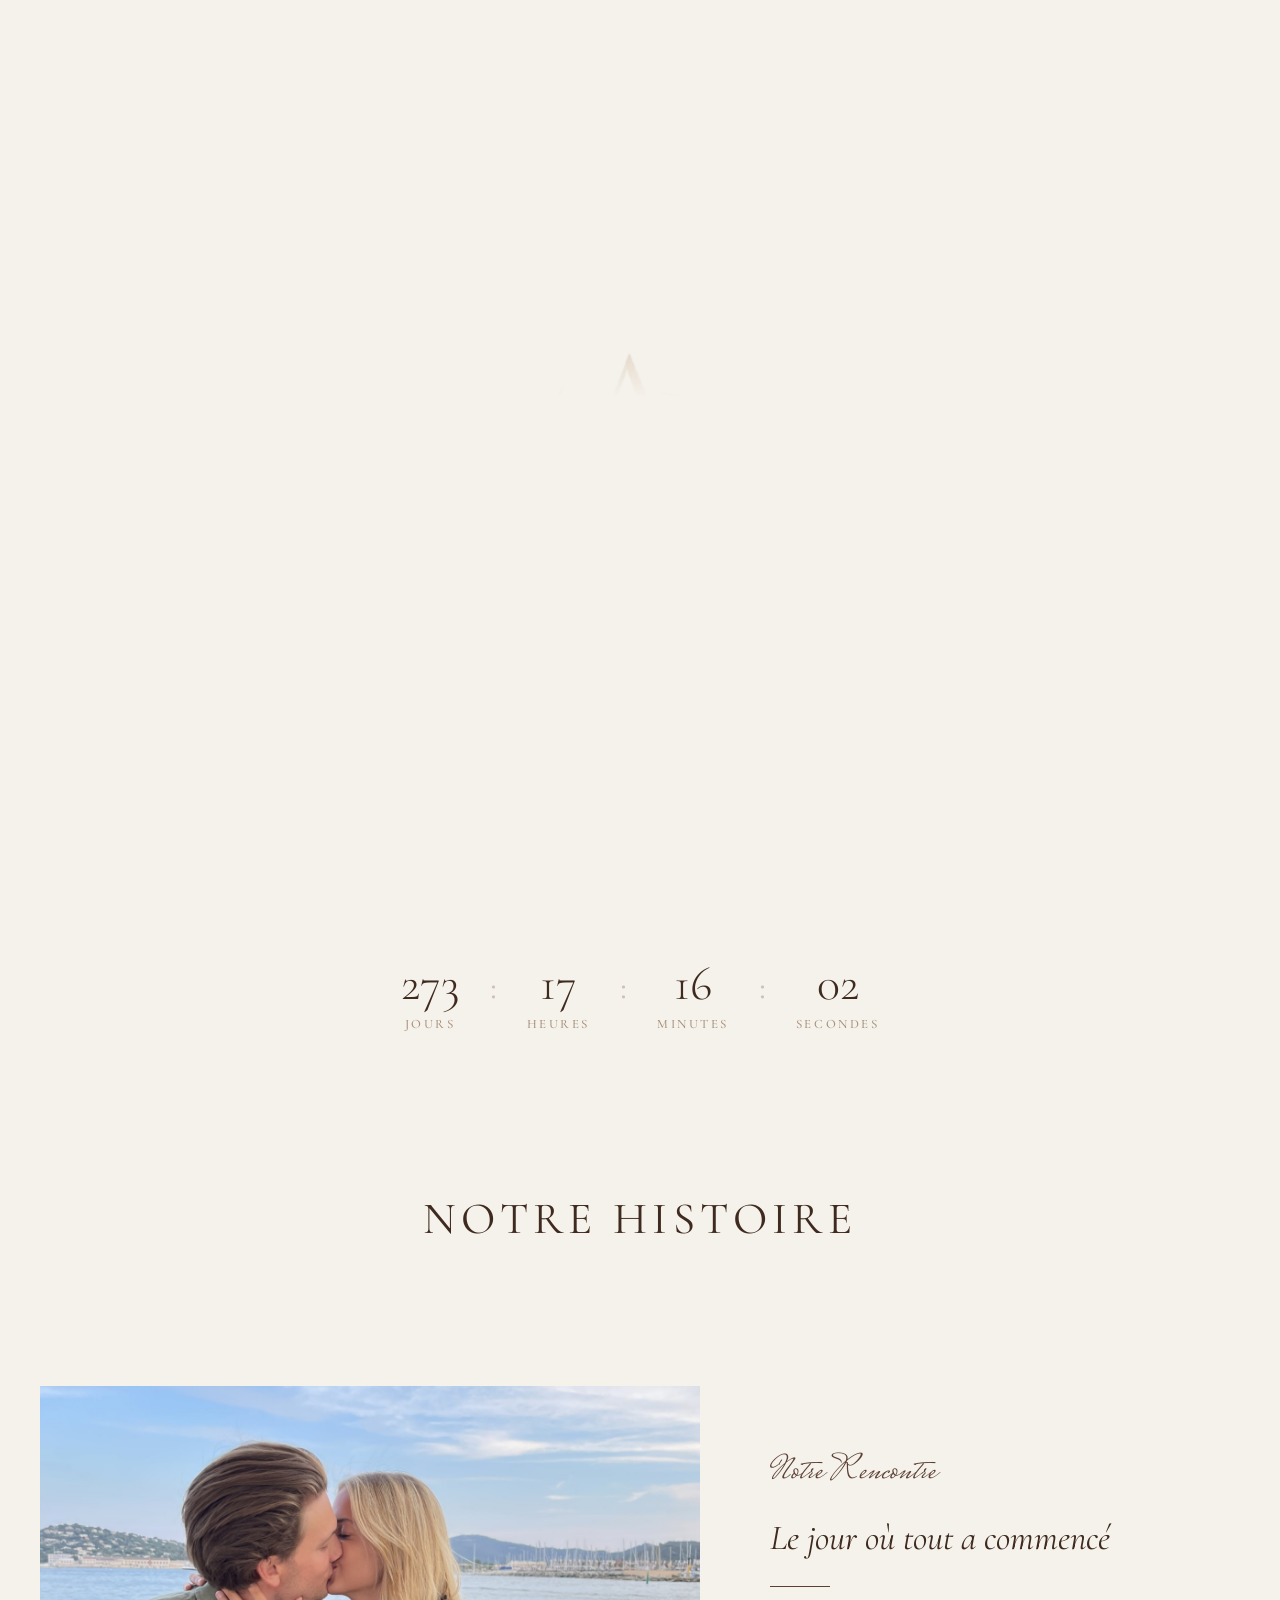
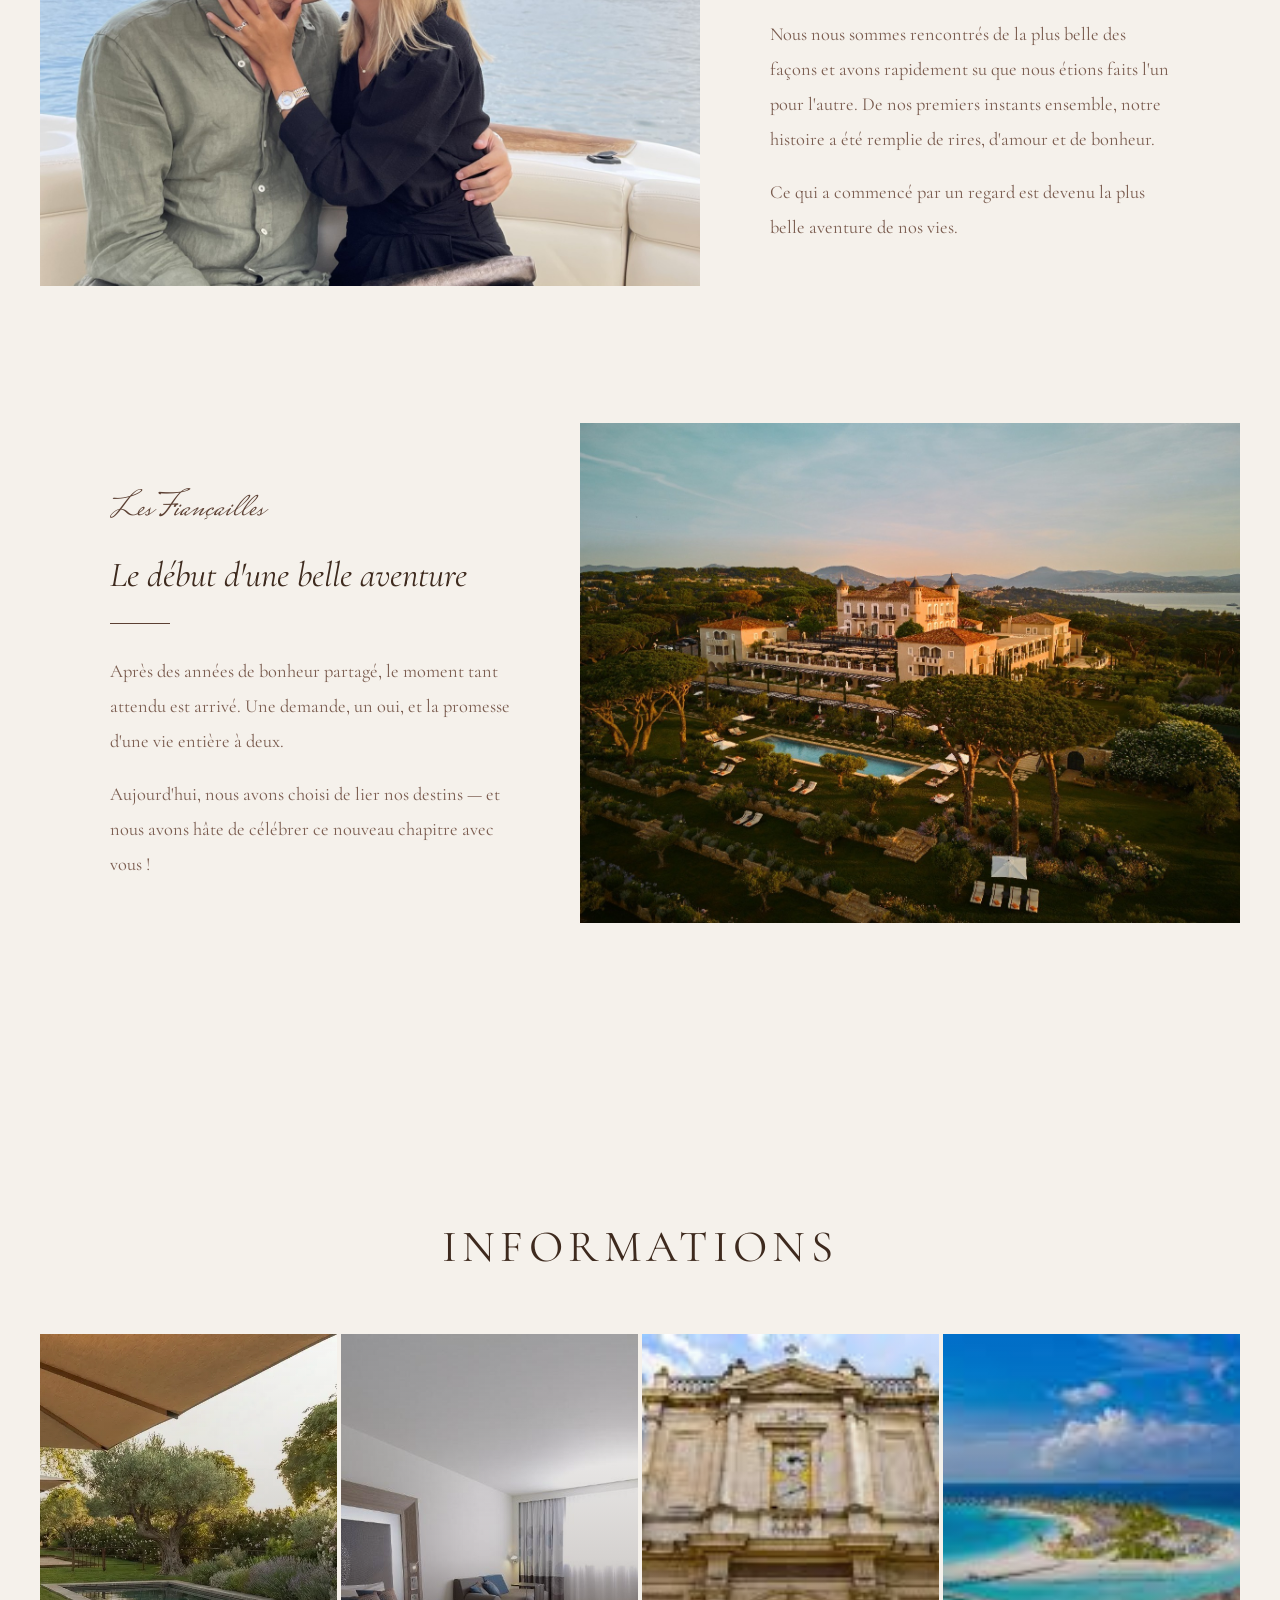
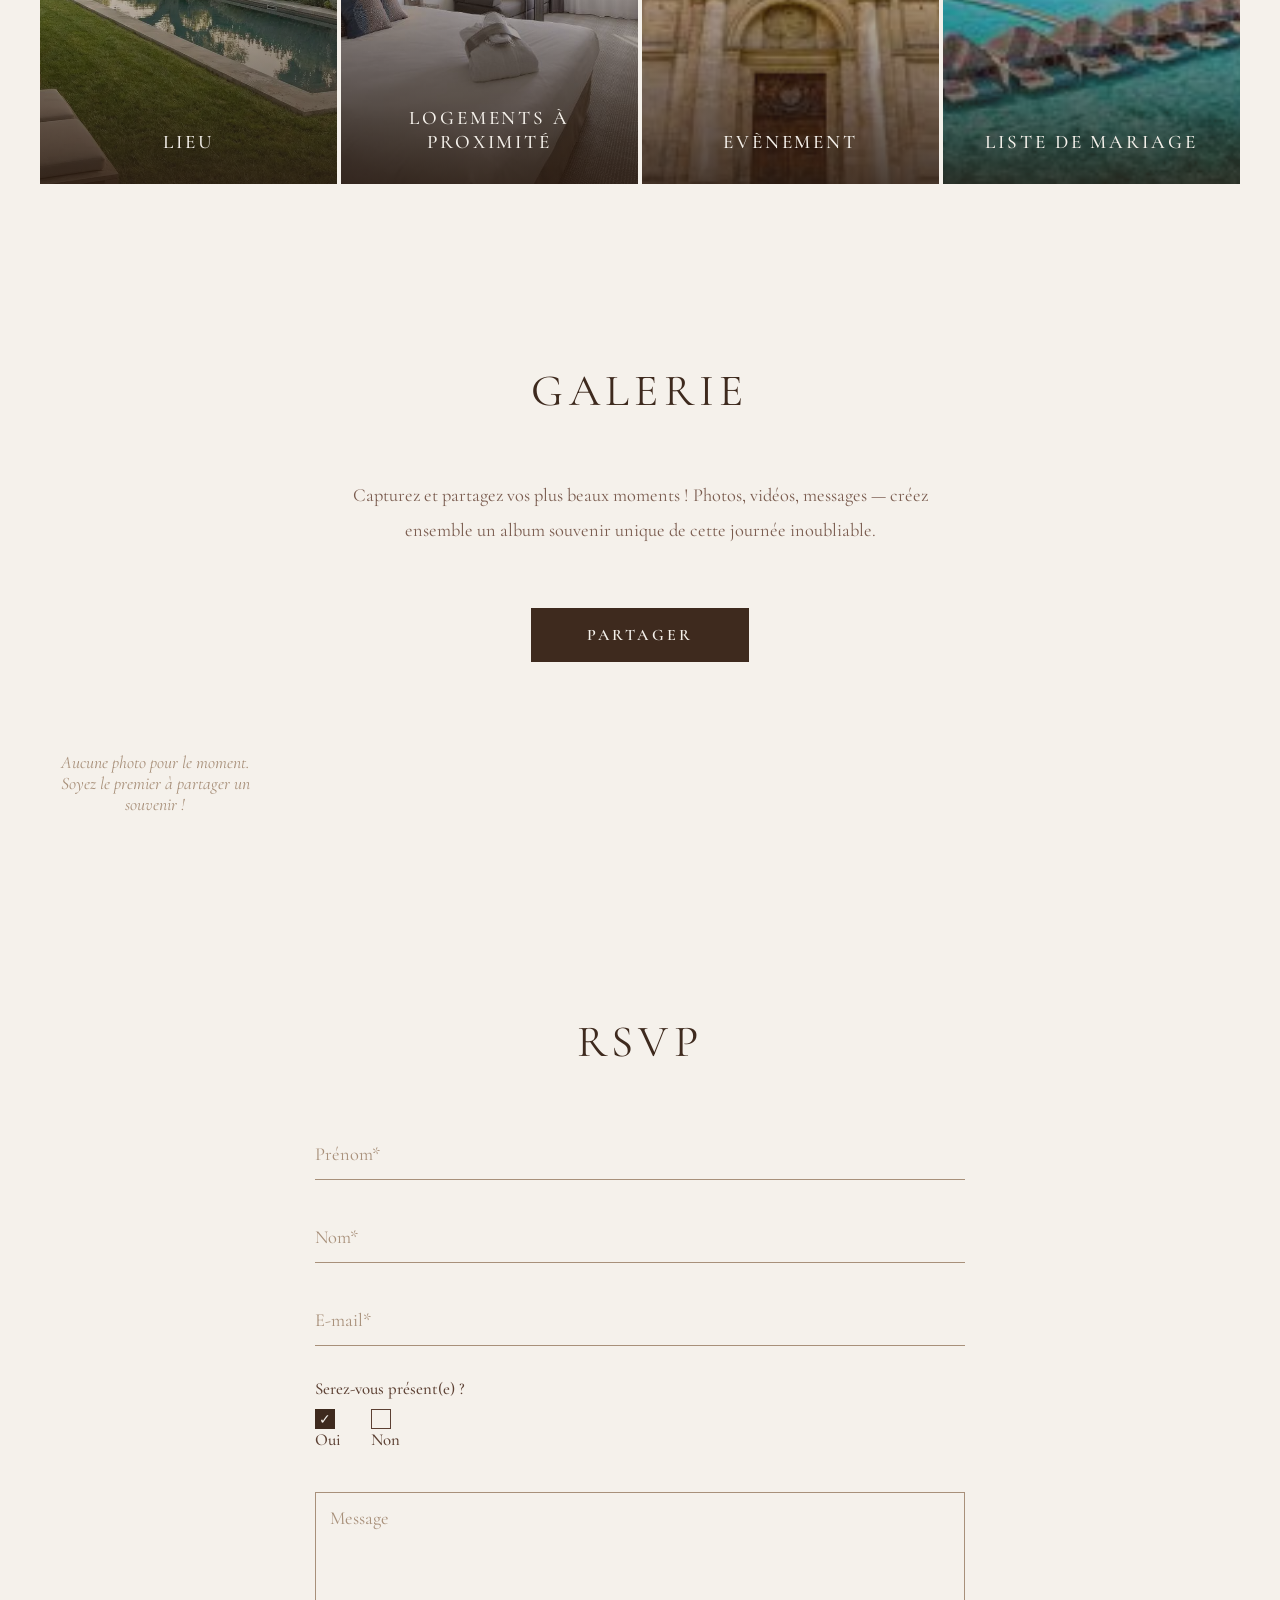
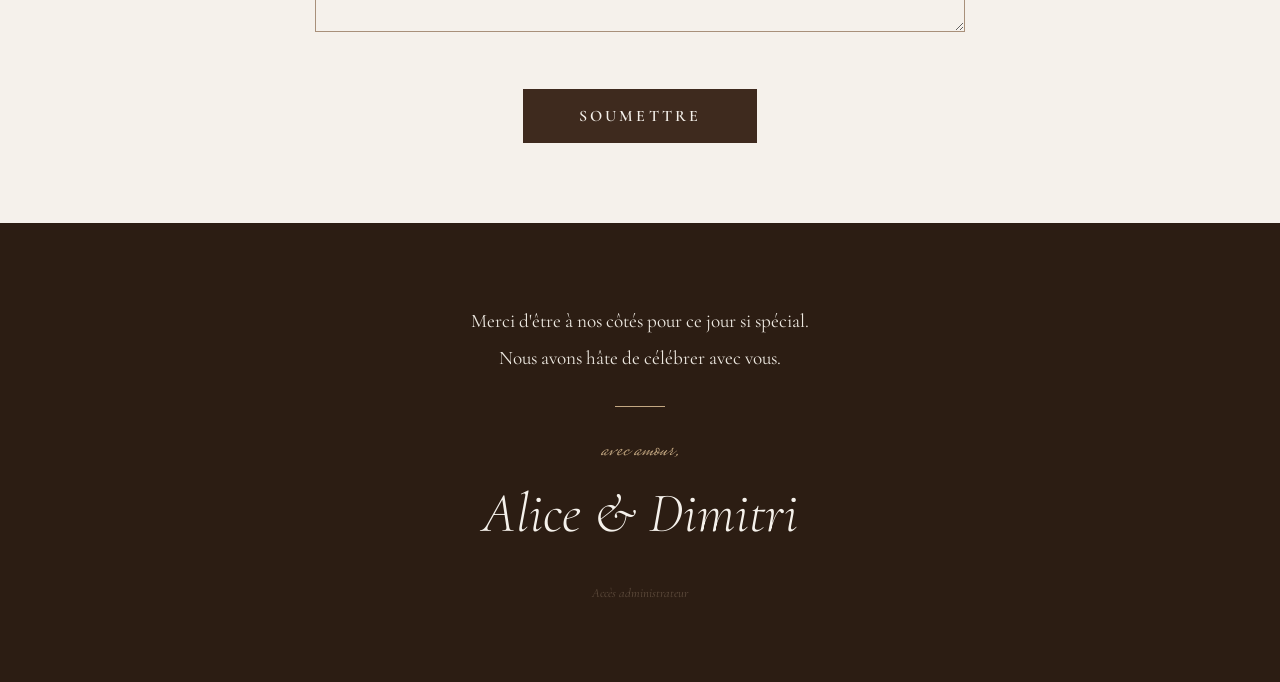
<file: index.html>
<!DOCTYPE html>
<html lang="fr">
<head>
    <meta charset="UTF-8">
    <meta name="viewport" content="width=device-width, initial-scale=1.0">
    <title>Alice & Dimitri - 04 Septembre 2027</title>
    <link rel="preconnect" href="https://fonts.googleapis.com">
    <link rel="preconnect" href="https://fonts.gstatic.com" crossorigin>
    <link href="https://fonts.googleapis.com/css2?family=Cormorant+Garamond:ital,wght@0,300;0,400;0,500;0,600;0,700;1,300;1,400;1,500&family=Playfair+Display+SC:wght@400;700&family=Playfair+Display:ital,wght@0,400;0,500;0,600;0,700;1,400;1,500&family=Mrs+Saint+Delafield&display=swap" rel="stylesheet">
    <link rel="stylesheet" href="style.css">
</head>
<body>
    <!-- ========== SPLASH SCREEN ========== -->
    <div id="splash-screen" class="splash">
        <div class="splash-logo-container">
            <img src="Logo_Beige-removebg-preview.png" alt="A&D" class="splash-logo-img" id="splash-logo">
        </div>
    </div>

    <!-- ========== PAGE PRINCIPALE ========== -->
    <div id="page-welcome" class="page active">

        <!-- HERO with venue background + navbar integrated -->
        <header id="hero-top" class="hero-full">
            <div class="hero-bg-image"></div>
            <div class="hero-bg-overlay"></div>
            <!-- NAVBAR inside hero -->
            <nav class="navbar">
                <div class="nav-logo-row">
                    <div class="nav-line-side"></div>
                    <a href="#" class="nav-logo">
                        <img src="Logo_Beige-removebg-preview.png?v=6" alt="A&D">
                    </a>
                    <div class="nav-line-side"></div>
                </div>
                <div class="nav-links">
                    <a href="#hero-top">Home</a>
                    <a href="#histoire">Notre Histoire</a>
                    <a href="#informations">Informations</a>
                    <a href="#galerie">Galerie</a>
                    <a href="#rsvp">RSVP</a>
                </div>
            </nav>
            <div class="hero-overlay">
                <p class="hero-small-text">Mariage</p>
                <h1 class="hero-title">Alice <span class="hero-and">&</span> Dimitri</h1>
                <p class="hero-date">04.09.2027</p>
            </div>
        </header>

        <!-- SECTION COUNTDOWN BANNER -->
        <section class="section-countdown-banner">
            <div class="countdown-banner">
                <div class="countdown-banner-item">
                    <span class="countdown-banner-number" id="days-inline">000</span>
                    <span class="countdown-banner-label">Jours</span>
                </div>
                <span class="countdown-banner-sep">:</span>
                <div class="countdown-banner-item">
                    <span class="countdown-banner-number" id="hours-inline">00</span>
                    <span class="countdown-banner-label">Heures</span>
                </div>
                <span class="countdown-banner-sep">:</span>
                <div class="countdown-banner-item">
                    <span class="countdown-banner-number" id="minutes-inline">00</span>
                    <span class="countdown-banner-label">Minutes</span>
                </div>
                <span class="countdown-banner-sep">:</span>
                <div class="countdown-banner-item">
                    <span class="countdown-banner-number" id="seconds-inline">00</span>
                    <span class="countdown-banner-label">Secondes</span>
                </div>
            </div>
        </section>

        <!-- SECTION NOTRE HISTOIRE -->
        <section id="histoire" class="section-histoire">
            <div class="histoire-header">
                <h2 class="section-title">Notre Histoire</h2>
            </div>

            <!-- Notre Rencontre -->
            <div class="histoire-block">
                <div class="histoire-image">
                    <img src="Photo de notre rencontre.jpg" alt="Notre rencontre">
                </div>
                <div class="histoire-text">
                    <p class="script-label">Notre Rencontre</p>
                    <h3>Le jour où tout a commencé</h3>
                    <div class="separator"></div>
                    <p class="body-text">Nous nous sommes rencontrés de la plus belle des façons et avons rapidement su que nous étions faits l'un pour l'autre. De nos premiers instants ensemble, notre histoire a été remplie de rires, d'amour et de bonheur.</p>
                    <p class="body-text">Ce qui a commencé par un regard est devenu la plus belle aventure de nos vies.</p>
                </div>
            </div>

            <!-- Les Fiançailles -->
            <div class="histoire-block reverse">
                <div class="histoire-text">
                    <p class="script-label">Les Fiançailles</p>
                    <h3>Le début d'une belle aventure</h3>
                    <div class="separator"></div>
                    <p class="body-text">Après des années de bonheur partagé, le moment tant attendu est arrivé. Une demande, un oui, et la promesse d'une vie entière à deux.</p>
                    <p class="body-text">Aujourd'hui, nous avons choisi de lier nos destins — et nous avons hâte de célébrer ce nouveau chapitre avec vous !</p>
                </div>
                <div class="histoire-image">
                    <img src="Photo de fiancailles.jpg" alt="Les fiançailles">
                </div>
            </div>
        </section>

        <!-- SECTION INFORMATIONS / DETAILS -->
        <section id="informations" class="section-informations">
            <h2 class="section-title">Informations</h2>
            <div class="info-gallery">
                <div class="info-gallery-item" onclick="alert('Prochainement')">
                    <img src="Le Lieu.webp" alt="Lieu">
                    <div class="info-gallery-overlay">
                        <h3>Lieu</h3>
                    </div>
                </div>
                <div class="info-gallery-item" onclick="alert('Prochainement')">
                    <img src="Les Logements.jpg" alt="Logements à Proximité">
                    <div class="info-gallery-overlay">
                        <h3>Logements à Proximité</h3>
                    </div>
                </div>
                <div class="info-gallery-item" onclick="alert('Prochainement')">
                    <img src="Eglise.jpg" alt="Evènement">
                    <div class="info-gallery-overlay">
                        <h3>Evènement</h3>
                    </div>
                </div>
                <div class="info-gallery-item" onclick="alert('Prochainement')">
                    <img src="Voyage.jpg" alt="Liste de Mariage">
                    <div class="info-gallery-overlay">
                        <h3>Liste de Mariage</h3>
                    </div>
                </div>
            </div>
        </section>

        <!-- SECTION GALERIE -->
        <section id="galerie" class="section-galerie">
            <h2 class="section-title">Galerie</h2>
            <p class="body-text" style="text-align:center; max-width:600px; margin:0 auto 40px;">Capturez et partagez vos plus beaux moments ! Photos, vidéos, messages — créez ensemble un album souvenir unique de cette journée inoubliable.</p>
            <div class="galerie-upload">
                <label for="photo-upload" class="btn-submit" style="cursor:pointer;">Partager</label>
                <input type="file" id="photo-upload" accept="image/*,video/*" style="display:none;" onchange="addPhoto(this)">
            </div>
            <div class="galerie-grid" id="galerie-grid"></div>
        </section>

        <!-- SECTION RSVP - Airelles style -->
        <section id="rsvp" class="section-rsvp">
            <div class="rsvp-container">
                <h2 class="section-title" style="text-align:center;">RSVP</h2>
                <form id="rsvp-form">
                    <div class="form-group">
                        <input type="text" id="guest-firstname" required placeholder="Prénom*">
                    </div>
                    <div class="form-group">
                        <input type="text" id="guest-name" required placeholder="Nom*">
                    </div>
                    <div class="form-group">
                        <input type="email" id="guest-email" required placeholder="E-mail*">
                    </div>
                    <div class="form-group">
                        <label>Serez-vous présent(e) ?</label>
                        <div class="checkbox-group">
                            <label class="check-label">
                                <input type="radio" name="attending" value="yes" checked>
                                <span class="checkmark"></span>
                                <span>Oui</span>
                            </label>
                            <label class="check-label">
                                <input type="radio" name="attending" value="no">
                                <span class="checkmark"></span>
                                <span>Non</span>
                            </label>
                        </div>
                    </div>
                    <div class="form-group">
                        <textarea id="guest-message" placeholder="Message" rows="5"></textarea>
                    </div>
                    <div style="text-align:center;">
                        <button type="submit" class="btn-submit">Soumettre</button>
                    </div>
                </form>
            </div>
        </section>

        <!-- FOOTER -->
        <footer class="site-footer">
            <p class="footer-thanks">Merci d'être à nos côtés pour ce jour si spécial.<br>Nous avons hâte de célébrer avec vous.</p>
            <div class="footer-divider"></div>
            <p class="footer-label">avec amour,</p>
            <p class="footer-names">Alice & Dimitri</p>
            <p class="admin-link">
                <a href="#" id="show-admin">Accès administrateur</a>
            </p>
        </footer>
    </div>

    <!-- ========== PAGE CONFIRMATION (en attente) ========== -->
    <div id="page-pending" class="page">
        <header class="hero-mini">
            <img src="Logo_Beige-removebg-preview.png" alt="A&D" class="hero-mini-logo">
            <h1 class="hero-mini-names">Alice & Dimitri</h1>
        </header>
        <section class="message-section">
            <div class="status-icon">&#9202;</div>
            <h2>Merci pour votre inscription !</h2>
            <p class="message-text">Votre demande a bien été enregistrée.<br>Vous recevrez une confirmation prochainement.</p>
            <p class="guest-info" id="pending-info"></p>
            <button class="btn-outline" id="btn-back-home">Retour</button>
        </section>
    </div>

    <!-- ========== PAGE COUNTDOWN (validé) ========== -->
    <div id="page-countdown" class="page">
        <header class="hero-mini">
            <img src="Logo_Beige-removebg-preview.png" alt="A&D" class="hero-mini-logo">
            <h1 class="hero-mini-names">Alice & Dimitri</h1>
        </header>
        <section class="countdown-section">
            <h2>Le grand jour approche</h2>
            <div class="countdown" id="countdown">
                <div class="countdown-item">
                    <span class="countdown-number" id="days">000</span>
                    <span class="countdown-label">Jours</span>
                </div>
                <div class="countdown-item">
                    <span class="countdown-number" id="hours">00</span>
                    <span class="countdown-label">Heures</span>
                </div>
                <div class="countdown-item">
                    <span class="countdown-number" id="minutes">00</span>
                    <span class="countdown-label">Minutes</span>
                </div>
                <div class="countdown-item">
                    <span class="countdown-number" id="seconds">00</span>
                    <span class="countdown-label">Secondes</span>
                </div>
            </div>
            <p class="welcome-message" id="welcome-message"></p>
        </section>
    </div>

    <!-- ========== PAGE REFUSÉ ========== -->
    <div id="page-refused" class="page">
        <header class="hero-mini">
            <img src="Logo_Beige-removebg-preview.png" alt="A&D" class="hero-mini-logo">
            <h1 class="hero-mini-names">Alice & Dimitri</h1>
        </header>
        <section class="message-section">
            <div class="status-icon refused">&#10005;</div>
            <h2>Inscription non validée</h2>
            <p class="message-text">Nous sommes désolés, votre inscription n'a pas pu être validée.</p>
            <button class="btn-submit" id="btn-back-countdown">Voir le compte à rebours</button>
        </section>
    </div>

    <!-- ========== PAGE ADMIN ========== -->
    <div id="page-admin-login" class="page">
        <header class="hero-mini">
            <img src="Logo_Beige-removebg-preview.png" alt="A&D" class="hero-mini-logo">
            <h1 class="hero-mini-names">Alice & Dimitri</h1>
            <p class="hero-mini-sub">Administration</p>
        </header>
        <section class="admin-login-section">
            <form id="admin-login-form">
                <div class="form-group">
                    <label for="admin-password">Mot de passe administrateur</label>
                    <input type="password" id="admin-password" required placeholder="Mot de passe">
                </div>
                <button type="submit" class="btn-submit">Connexion</button>
            </form>
            <button class="btn-outline" id="btn-admin-back">Retour</button>
        </section>
    </div>

    <div id="page-admin" class="page">
        <header class="hero-mini">
            <img src="Logo_Beige-removebg-preview.png" alt="A&D" class="hero-mini-logo">
            <h1 class="hero-mini-names">Alice & Dimitri</h1>
            <p class="hero-mini-sub">Gestion des invités</p>
        </header>
        <section class="admin-section">
            <div class="admin-tabs">
                <button class="tab-btn active" data-tab="pending">En attente</button>
                <button class="tab-btn" data-tab="accepted">Acceptés</button>
                <button class="tab-btn" data-tab="refused">Refusés</button>
            </div>
            <div class="guest-list" id="guest-list"></div>
            <button class="btn-outline" id="btn-admin-logout">Déconnexion</button>
        </section>
    </div>

    <script src="app.js"></script>
</body>
</html>
</file>
<file: style.css>
/* ========== VARIABLES ========== */
:root {
    --ecru: #F5F1EB;
    --ecru-dark: #EDE8E0;
    --brown: #5C4033;
    --brown-dark: #3E2A1E;
    --brown-deep: #2C1D13;
    --brown-light: #7A5C4F;
    --brown-subtle: #A8907A;
    --accent: #C4A882;
    --white: #FFFFFF;
}

* { margin: 0; padding: 0; box-sizing: border-box; }
html { scroll-behavior: smooth; }

body {
    font-family: 'Cormorant Garamond', 'Georgia', serif;
    background-color: var(--ecru);
    color: var(--brown-dark);
}

/* ========== NAVBAR - logo with line through, links below ========== */
.navbar {
    position: fixed;
    top: 0;
    left: 0;
    right: 0;
    z-index: 100;
    display: flex;
    flex-direction: column;
    align-items: center;
    padding: 15px 50px 10px;
    transition: background-color 0.4s, padding 0.4s;
}
.navbar.scrolled {
    background-color: rgba(44, 29, 19, 0.95);
    backdrop-filter: blur(8px);
    padding: 8px 50px 6px;
}

/* Logo row: ------AD------ */
.nav-logo-row {
    display: flex;
    align-items: center;
    width: 100%;
    gap: 0;
}
.nav-line-side {
    flex: 1;
    height: 1px;
    background-color: rgba(196, 168, 130, 0.4);
}
.nav-logo {
    flex-shrink: 0;
    padding: 0 20px;
}
.nav-logo img {
    height: 200px;
    width: auto;
    object-fit: contain;
    transition: height 0.4s;
}
.navbar.scrolled .nav-logo img {
    height: 55px;
}

/* Links row below logo */
.nav-links {
    display: flex;
    gap: 45px;
    margin-top: -45px;
}
.nav-links a {
    font-family: 'Cormorant Garamond', serif;
    font-size: 0.9rem;
    font-weight: 500;
    letter-spacing: 0.2em;
    text-transform: uppercase;
    color: var(--ecru-dark);
    text-decoration: none;
    transition: color 0.3s;
}
.nav-links a:hover { color: var(--accent); }

/* ========== SPLASH - DRAWING REVEAL (Airelles style) ========== */
.splash {
    position: fixed;
    inset: 0;
    background-color: var(--ecru);
    display: flex;
    justify-content: center;
    align-items: center;
    z-index: 1000;
    transition: opacity 1s ease-out;
}
.splash.fade-out { opacity: 0; pointer-events: none; }

.splash-logo-container {
    width: 95vw;
    height: 95vh;
    position: relative;
    display: flex;
    align-items: center;
    justify-content: center;
}

.splash-logo-img {
    width: 100%;
    height: 100%;
    object-fit: contain;
    /* Start invisible — JS will animate the mask */
    -webkit-mask-image: linear-gradient(to bottom, #000 0%, #000 0%, transparent 0%, transparent 100%);
    mask-image: linear-gradient(to bottom, #000 0%, #000 0%, transparent 0%, transparent 100%);
    -webkit-mask-size: 100% 100%;
    mask-size: 100% 100%;
    -webkit-mask-repeat: no-repeat;
    mask-repeat: no-repeat;
}

/* ========== PAGES ========== */
.page { display: none; }
.page.active { display: block; animation: fadeIn 0.8s ease; }
@keyframes fadeIn {
    from { opacity: 0; }
    to { opacity: 1; }
}

/* ========== HERO FULL ========== */
.hero-full {
    width: 100%;
    min-height: 100vh;
    display: flex;
    align-items: center;
    justify-content: center;
    position: relative;
    overflow: hidden;
}

.hero-bg-image {
    position: absolute;
    inset: 0;
    background-image: url('domaine_de_beauregard-removebg-preview.png');
    background-size: cover;
    background-position: center;
    background-repeat: no-repeat;
    z-index: 0;
}

.hero-bg-overlay {
    position: absolute;
    inset: 0;
    background-color: rgba(44, 29, 19, 0.72);
    z-index: 1;
}

.hero-overlay {
    text-align: center;
    padding: 60px 30px;
    z-index: 2;
}

.hero-small-text {
    font-family: 'Cormorant Garamond', serif;
    font-size: 1.1rem;
    font-weight: 400;
    letter-spacing: 0.3em;
    text-transform: uppercase;
    color: var(--ecru-dark);
    margin-bottom: 20px;
}

.hero-title {
    font-family: 'Cormorant Garamond', serif;
    font-size: 7rem;
    font-weight: 300;
    font-style: italic;
    color: var(--ecru);
    letter-spacing: 0.02em;
    line-height: 1.1;
    margin-bottom: 15px;
}

.hero-and {
    font-family: 'Cormorant Garamond', serif;
    font-size: 7rem;
    font-weight: 300;
    font-style: italic;
    display: inline-block;
    color: var(--ecru);
}

.hero-date {
    font-family: 'Cormorant Garamond', serif;
    font-size: 1.4rem;
    font-weight: 400;
    letter-spacing: 0.5em;
    text-transform: uppercase;
    color: var(--ecru-dark);
    margin-top: 25px;
}

/* Hero countdown */
.hero-countdown {
    display: flex;
    justify-content: center;
    align-items: center;
    gap: 25px;
    margin-top: 40px;
}
.hero-countdown-item {
    display: flex;
    flex-direction: column;
    align-items: center;
}
.hero-countdown-number {
    font-family: 'Cormorant Garamond', serif;
    font-size: 2.5rem;
    font-weight: 300;
    color: var(--ecru);
    line-height: 1;
}
.hero-countdown-label {
    font-family: 'Cormorant Garamond', serif;
    font-size: 0.75rem;
    font-weight: 400;
    letter-spacing: 0.2em;
    text-transform: uppercase;
    color: var(--ecru-dark);
    opacity: 0.7;
    margin-top: 5px;
}
.hero-countdown-sep {
    font-family: 'Cormorant Garamond', serif;
    font-size: 2rem;
    color: var(--ecru-dark);
    opacity: 0.5;
    align-self: flex-start;
    margin-top: 5px;
}

/* ========== COUNTDOWN BANNER (beige section) ========== */
.section-countdown-banner {
    background-color: var(--ecru);
    padding: 60px 30px;
    text-align: center;
}
.countdown-banner {
    display: flex;
    justify-content: center;
    align-items: center;
    gap: 30px;
}
.countdown-banner-item {
    display: flex;
    flex-direction: column;
    align-items: center;
}
.countdown-banner-number {
    font-family: 'Cormorant Garamond', serif;
    font-size: 3rem;
    font-weight: 300;
    color: var(--brown-dark);
    line-height: 1;
}
.countdown-banner-label {
    font-family: 'Cormorant Garamond', serif;
    font-size: 0.8rem;
    font-weight: 500;
    letter-spacing: 0.2em;
    text-transform: uppercase;
    color: var(--brown-subtle);
    margin-top: 8px;
}
.countdown-banner-sep {
    font-family: 'Cormorant Garamond', serif;
    font-size: 2.2rem;
    color: var(--brown-subtle);
    opacity: 0.5;
    align-self: flex-start;
    margin-top: 5px;
}

/* ========== SECTION NOTRE HISTOIRE - Airelles style ========== */
.section-histoire {
    background-color: var(--ecru);
    padding: 100px 0 60px;
}

.histoire-header {
    text-align: center;
    padding: 0 40px 80px;
}

.histoire-block {
    display: grid;
    grid-template-columns: 55% 45%;
    max-width: 1200px;
    margin: 0 auto 100px;
    gap: 0;
    align-items: start;
}

.histoire-block.reverse {
    grid-template-columns: 45% 55%;
}

.histoire-image {
    overflow: hidden;
}
.histoire-image img {
    width: 100%;
    height: 500px;
    object-fit: cover;
    display: block;
    transition: transform 0.6s ease;
}
.histoire-image:hover img {
    transform: scale(1.03);
}

.histoire-text {
    padding: 60px 70px;
    display: flex;
    flex-direction: column;
    justify-content: center;
}

.histoire-text h3 {
    font-family: 'Cormorant Garamond', serif;
    font-size: 2.2rem;
    font-weight: 400;
    font-style: italic;
    line-height: 1.3;
    color: var(--brown-dark);
    margin-bottom: 25px;
}

.script-label {
    font-family: 'Mrs Saint Delafield', cursive;
    font-size: 2.2rem;
    color: var(--brown);
    margin-bottom: 15px;
}
.script-label.light { color: var(--accent); }

.separator {
    width: 60px;
    height: 1.5px;
    background-color: var(--brown);
    margin-bottom: 30px;
}
.separator.light { background-color: var(--accent); }

.body-text {
    font-family: 'Cormorant Garamond', serif;
    font-size: 1.15rem;
    line-height: 1.9;
    color: var(--brown-light);
    margin-bottom: 18px;
}

/* ========== SECTION TITLE (shared) ========== */
.section-title {
    font-family: 'Cormorant Garamond', serif;
    font-size: 2.8rem;
    font-weight: 400;
    letter-spacing: 0.12em;
    text-transform: uppercase;
    color: var(--brown-dark);
    margin-bottom: 60px;
}

/* ========== SECTION INFORMATIONS - 4 cards side by side expand ========== */
.section-informations {
    padding: 100px 20px;
    background-color: var(--ecru);
    text-align: center;
}

.info-gallery {
    display: flex;
    align-items: center;
    gap: 4px;
    height: 450px;
    max-width: 1200px;
    margin: 0 auto;
}

.info-gallery-item {
    position: relative;
    flex: 1;
    height: 100%;
    overflow: hidden;
    cursor: pointer;
    transition: flex 0.6s cubic-bezier(0.4, 0, 0.2, 1);
    background-color: var(--brown-deep);
}
.info-gallery-item:hover {
    flex: 3;
}

.info-gallery-item img {
    width: 100%;
    height: 100%;
    object-fit: cover;
    object-position: center;
    display: block;
    transition: transform 0.6s ease;
}
.info-gallery-item:hover img {
    transform: scale(1.05);
}

.info-gallery-overlay {
    position: absolute;
    inset: 0;
    display: flex;
    align-items: flex-end;
    justify-content: center;
    padding: 30px 15px;
    background: linear-gradient(to top, rgba(44, 29, 19, 0.85) 0%, rgba(44, 29, 19, 0.2) 50%, transparent 100%);
    transition: background 0.4s;
}

.info-gallery-overlay h3 {
    font-family: 'Cormorant Garamond', serif;
    font-size: 1.2rem;
    font-weight: 500;
    letter-spacing: 0.15em;
    text-transform: uppercase;
    color: var(--ecru);
    text-align: center;
    transition: font-size 0.4s;
}
.info-gallery-item:hover .info-gallery-overlay h3 {
    font-size: 1.5rem;
}

/* ========== SECTION GALERIE ========== */
.section-galerie {
    padding: 80px 30px;
    background-color: var(--ecru);
    text-align: center;
}
.galerie-upload {
    text-align: center;
    margin-bottom: 50px;
}
.galerie-grid {
    display: grid;
    grid-template-columns: repeat(auto-fill, minmax(220px, 1fr));
    gap: 12px;
    max-width: 1200px;
    margin: 0 auto;
}
.galerie-item {
    position: relative;
    overflow: hidden;
    aspect-ratio: 1;
    background-color: var(--ecru-dark);
}
.galerie-item img {
    width: 100%;
    height: 100%;
    object-fit: cover;
    display: block;
    transition: transform 0.6s ease;
}
.galerie-item:hover img {
    transform: scale(1.05);
}
.galerie-item-info {
    position: absolute;
    bottom: 0;
    left: 0;
    right: 0;
    padding: 10px;
    background: linear-gradient(to top, rgba(44, 29, 19, 0.7) 0%, transparent 100%);
    color: var(--ecru);
    font-size: 0.8rem;
    font-style: italic;
}
.galerie-empty {
    color: var(--brown-subtle);
    font-style: italic;
    font-size: 1.1rem;
    padding: 40px 20px;
}

/* ========== SECTION RSVP - Airelles style ========== */
.section-rsvp {
    padding: 80px 30px;
    background-color: var(--ecru);
}

.rsvp-container {
    max-width: 650px;
    margin: 0 auto;
}

/* ========== FORM ========== */
.form-group {
    margin-bottom: 32px;
}
.form-group label {
    display: block;
    font-family: 'Cormorant Garamond', serif;
    font-size: 1.05rem;
    font-weight: 500;
    color: var(--brown);
    margin-bottom: 10px;
}
.form-group input[type="text"],
.form-group input[type="email"],
.form-group input[type="password"] {
    width: 100%;
    padding: 14px 0;
    font-family: 'Cormorant Garamond', serif;
    font-size: 1.15rem;
    border: none;
    border-bottom: 1px solid var(--brown-subtle);
    background: transparent;
    color: var(--brown-dark);
    outline: none;
    transition: border-color 0.3s;
}
.form-group input::placeholder {
    color: var(--brown-subtle);
    font-style: normal;
}
.form-group input:focus {
    border-bottom-color: var(--brown-dark);
}
.form-group textarea {
    width: 100%;
    padding: 14px;
    font-family: 'Cormorant Garamond', serif;
    font-size: 1.15rem;
    border: 1px solid var(--brown-subtle);
    background: transparent;
    color: var(--brown-dark);
    outline: none;
    resize: vertical;
    transition: border-color 0.3s;
}
.form-group textarea::placeholder {
    color: var(--brown-subtle);
}
.form-group textarea:focus {
    border-color: var(--brown-dark);
}

/* Checkboxes styled as squares */
.checkbox-group {
    display: flex;
    gap: 30px;
    margin-top: 10px;
}
.check-label {
    display: flex;
    align-items: center;
    gap: 10px;
    cursor: pointer;
    font-size: 1.1rem;
}
.check-label input { display: none; }
.checkmark {
    width: 20px;
    height: 20px;
    border: 1.5px solid var(--brown);
    display: flex;
    align-items: center;
    justify-content: center;
    transition: all 0.2s;
}
.check-label input:checked + .checkmark {
    background-color: var(--brown-dark);
    border-color: var(--brown-dark);
}
.check-label input:checked + .checkmark::after {
    content: '\2713';
    color: var(--ecru);
    font-size: 0.85rem;
}

/* ========== BUTTONS ========== */
.btn-submit {
    display: inline-block;
    padding: 16px 55px;
    font-family: 'Cormorant Garamond', serif;
    font-size: 1rem;
    font-weight: 600;
    letter-spacing: 0.2em;
    text-transform: uppercase;
    color: var(--ecru);
    background-color: var(--brown-dark);
    border: 1.5px solid var(--brown-dark);
    cursor: pointer;
    transition: all 0.3s;
    margin-top: 20px;
}
.btn-submit:hover {
    background-color: var(--brown-deep);
    border-color: var(--brown-deep);
}

.btn-outline {
    display: inline-block;
    padding: 14px 45px;
    font-family: 'Cormorant Garamond', serif;
    font-size: 0.95rem;
    font-weight: 600;
    letter-spacing: 0.15em;
    text-transform: uppercase;
    color: var(--brown-dark);
    background: transparent;
    border: 1.5px solid var(--brown);
    cursor: pointer;
    transition: all 0.3s;
    margin-top: 15px;
}
.btn-outline:hover {
    background-color: var(--brown-dark);
    color: var(--ecru);
}

/* Admin compat */
.btn-accept {
    background-color: #6B8F5E; border: 1.5px solid #6B8F5E; color: var(--white);
    padding: 8px 18px; font-family: 'Cormorant Garamond', serif;
    font-size: 0.9rem; font-weight: 600; cursor: pointer; letter-spacing: 0.05em;
}
.btn-accept:hover { background-color: #5A7A4F; border-color: #5A7A4F; }
.btn-refuse {
    background-color: #A05050; border: 1.5px solid #A05050; color: var(--white);
    padding: 8px 18px; font-family: 'Cormorant Garamond', serif;
    font-size: 0.9rem; font-weight: 600; cursor: pointer; letter-spacing: 0.05em;
}
.btn-refuse:hover { background-color: #8B3E3E; border-color: #8B3E3E; }

/* ========== FOOTER ========== */
.site-footer {
    background-color: var(--brown-deep);
    text-align: center;
    padding: 80px 30px;
}
.footer-thanks {
    font-family: 'Cormorant Garamond', serif;
    font-size: 1.2rem;
    font-weight: 400;
    line-height: 1.9;
    color: var(--ecru-dark);
    max-width: 500px;
    margin: 0 auto 30px;
}
.footer-divider {
    width: 50px;
    height: 1px;
    background-color: var(--accent);
    margin: 0 auto 25px;
}
.footer-label {
    font-family: 'Mrs Saint Delafield', cursive;
    font-size: 1.6rem;
    color: var(--accent);
    margin-bottom: 8px;
}
.footer-names {
    font-family: 'Cormorant Garamond', serif;
    font-size: 3.5rem;
    font-weight: 300;
    font-style: italic;
    color: var(--ecru);
}
.admin-link { margin-top: 35px; }
.admin-link a {
    color: var(--brown-subtle);
    font-size: 0.8rem;
    text-decoration: none;
    font-style: italic;
    opacity: 0.4;
    transition: opacity 0.3s;
}
.admin-link a:hover { opacity: 1; }

/* ========== MINI HERO (secondary pages) ========== */
.hero-mini {
    background-color: var(--brown-deep);
    text-align: center;
    padding: 50px 20px 40px;
}
.hero-mini-logo {
    width: 100px;
    height: 100px;
    object-fit: contain;
    margin-bottom: 15px;
}
.hero-mini-names {
    font-family: 'Cormorant Garamond', serif;
    font-size: 3rem;
    font-weight: 300;
    font-style: italic;
    color: var(--ecru);
}
.hero-mini-sub {
    font-family: 'Cormorant Garamond', serif;
    font-size: 1rem;
    color: var(--accent);
    font-style: italic;
    margin-top: 8px;
}

/* ========== MESSAGE SECTIONS ========== */
.message-section {
    max-width: 500px;
    margin: 0 auto;
    padding: 60px 25px;
    text-align: center;
}
.status-icon {
    font-size: 3rem;
    margin-bottom: 20px;
    color: var(--accent);
}
.status-icon.refused { color: #A05050; }
.message-section h2 {
    font-family: 'Cormorant Garamond', serif;
    font-size: 2rem;
    font-weight: 400;
    margin-bottom: 20px;
    color: var(--brown-dark);
}
.message-text {
    font-size: 1.1rem;
    line-height: 1.8;
    color: var(--brown-light);
    margin-bottom: 30px;
}
.guest-info {
    font-size: 1rem;
    color: var(--brown-subtle);
    font-style: italic;
    margin-bottom: 30px;
}

/* ========== COUNTDOWN PAGE ========== */
.countdown-section {
    max-width: 600px;
    margin: 0 auto;
    padding: 60px 25px;
    text-align: center;
}
.countdown-section h2 {
    font-family: 'Cormorant Garamond', serif;
    font-size: 2rem;
    font-weight: 400;
    font-style: italic;
    margin-bottom: 40px;
    color: var(--brown-dark);
}
.countdown {
    display: flex;
    justify-content: center;
    gap: 20px;
    flex-wrap: wrap;
}
.countdown-item {
    display: flex;
    flex-direction: column;
    align-items: center;
    min-width: 100px;
    padding: 20px 15px;
    background-color: var(--ecru-dark);
    border: 1px solid var(--accent);
}
.countdown-number {
    font-family: 'Cormorant Garamond', serif;
    font-size: 2.8rem;
    font-weight: 300;
    color: var(--brown-dark);
    line-height: 1;
}
.countdown-label {
    font-family: 'Cormorant Garamond', serif;
    font-size: 0.85rem;
    font-weight: 500;
    color: var(--brown-subtle);
    margin-top: 8px;
    text-transform: uppercase;
    letter-spacing: 0.15em;
}
.welcome-message {
    margin-top: 40px;
    font-size: 1.2rem;
    font-style: italic;
    color: var(--brown-light);
}

/* ========== ADMIN ========== */
.admin-login-section {
    max-width: 400px;
    margin: 0 auto;
    padding: 50px 25px;
    text-align: center;
}
.admin-section {
    max-width: 700px;
    margin: 0 auto;
    padding: 30px 25px 60px;
}
.admin-tabs {
    display: flex;
    margin-bottom: 30px;
    border-bottom: 2px solid var(--ecru-dark);
}
.tab-btn {
    flex: 1;
    padding: 12px;
    font-family: 'Cormorant Garamond', serif;
    font-size: 1rem;
    font-weight: 500;
    color: var(--brown-subtle);
    background: none;
    border: none;
    border-bottom: 3px solid transparent;
    cursor: pointer;
    transition: all 0.3s;
    margin-bottom: -2px;
}
.tab-btn.active { color: var(--brown-dark); border-bottom-color: var(--brown); }
.tab-btn:hover { color: var(--brown); }

.guest-card {
    background-color: var(--white);
    border: 1px solid var(--ecru-dark);
    padding: 20px;
    margin-bottom: 15px;
    transition: box-shadow 0.3s;
}
.guest-card:hover { box-shadow: 0 2px 15px rgba(0,0,0,0.08); }
.guest-card-header {
    display: flex;
    justify-content: space-between;
    align-items: flex-start;
    margin-bottom: 8px;
}
.guest-card-name { font-size: 1.2rem; font-weight: 600; color: var(--brown-dark); }
.guest-card-email { font-size: 0.85rem; color: var(--brown-subtle); font-style: italic; }
.guest-card-companion { font-size: 0.95rem; color: var(--brown-light); margin-top: 6px; }
.guest-card-actions { margin-top: 12px; display: flex; gap: 8px; }
.guest-card-status {
    display: inline-block;
    padding: 4px 12px;
    font-size: 0.8rem;
    font-weight: 500;
}
.status-accepted { background-color: #E8F0E4; color: #5A7A4F; }
.status-refused { background-color: #F0E4E4; color: #8B3E3E; }
.empty-list {
    text-align: center;
    padding: 40px 20px;
    color: var(--brown-subtle);
    font-style: italic;
}

/* ========== RESPONSIVE ========== */
@media (max-width: 768px) {
    .navbar { padding: 8px 15px 5px; }
    .nav-logo img { height: 80px; }
    .navbar.scrolled .nav-logo img { height: 40px; }
    .nav-logo { padding: 0 12px; }
    .nav-links { gap: 15px; margin-top: 4px; flex-wrap: wrap; justify-content: center; }
    .nav-links a { font-size: 0.6rem; letter-spacing: 0.1em; }

    .hero-title { font-size: 3.2rem; }
    .hero-and { font-size: 3.2rem; }
    .hero-small-text { font-size: 0.75rem; }
    .countdown-banner { gap: 15px; }
    .countdown-banner-number { font-size: 2rem; }
    .countdown-banner-sep { font-size: 1.4rem; }
    .section-countdown-banner { padding: 40px 15px; }

    .section-histoire { padding: 60px 0 30px; }
    .histoire-header { padding: 0 20px 40px; }
    .section-title { font-size: 2rem; margin-bottom: 40px; }
    .histoire-block,
    .histoire-block.reverse {
        grid-template-columns: 1fr;
        margin-bottom: 50px;
    }
    .histoire-image img { height: 350px; }
    .histoire-text { padding: 35px 25px; }
    .histoire-text h3 { font-size: 1.6rem; }

    .info-gallery {
        flex-direction: column;
        height: auto;
    }
    .info-gallery-item {
        flex: none;
        height: 200px;
        width: 100%;
    }
    .info-gallery-item:hover { flex: none; }

    .section-informations { padding: 60px 15px; }

    .hero-mini-names { font-size: 2.2rem; }
    .footer-names { font-size: 2.5rem; }

    .guest-card-header { flex-direction: column; }
    .guest-card-actions { flex-wrap: wrap; }

    .splash-logo-container {
        width: 90vw;
        height: 90vh;
    }
}
</file>
